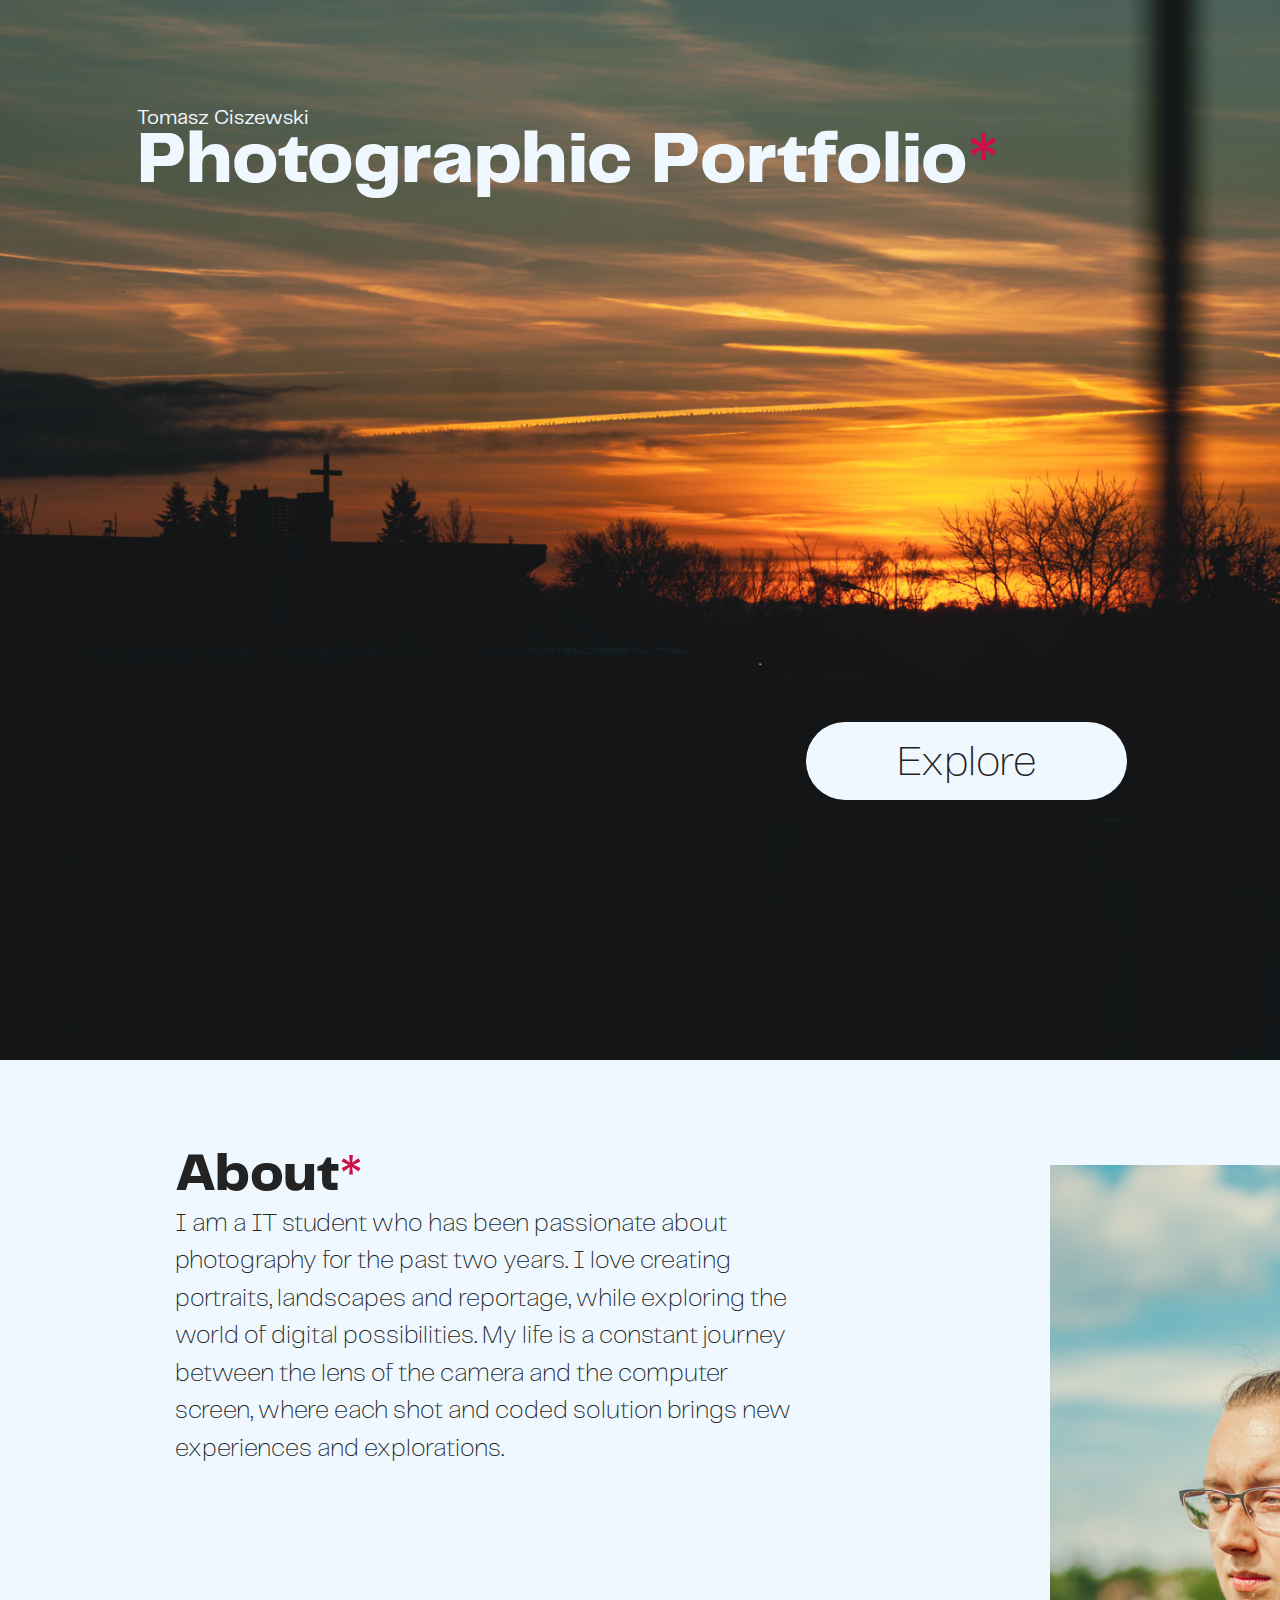
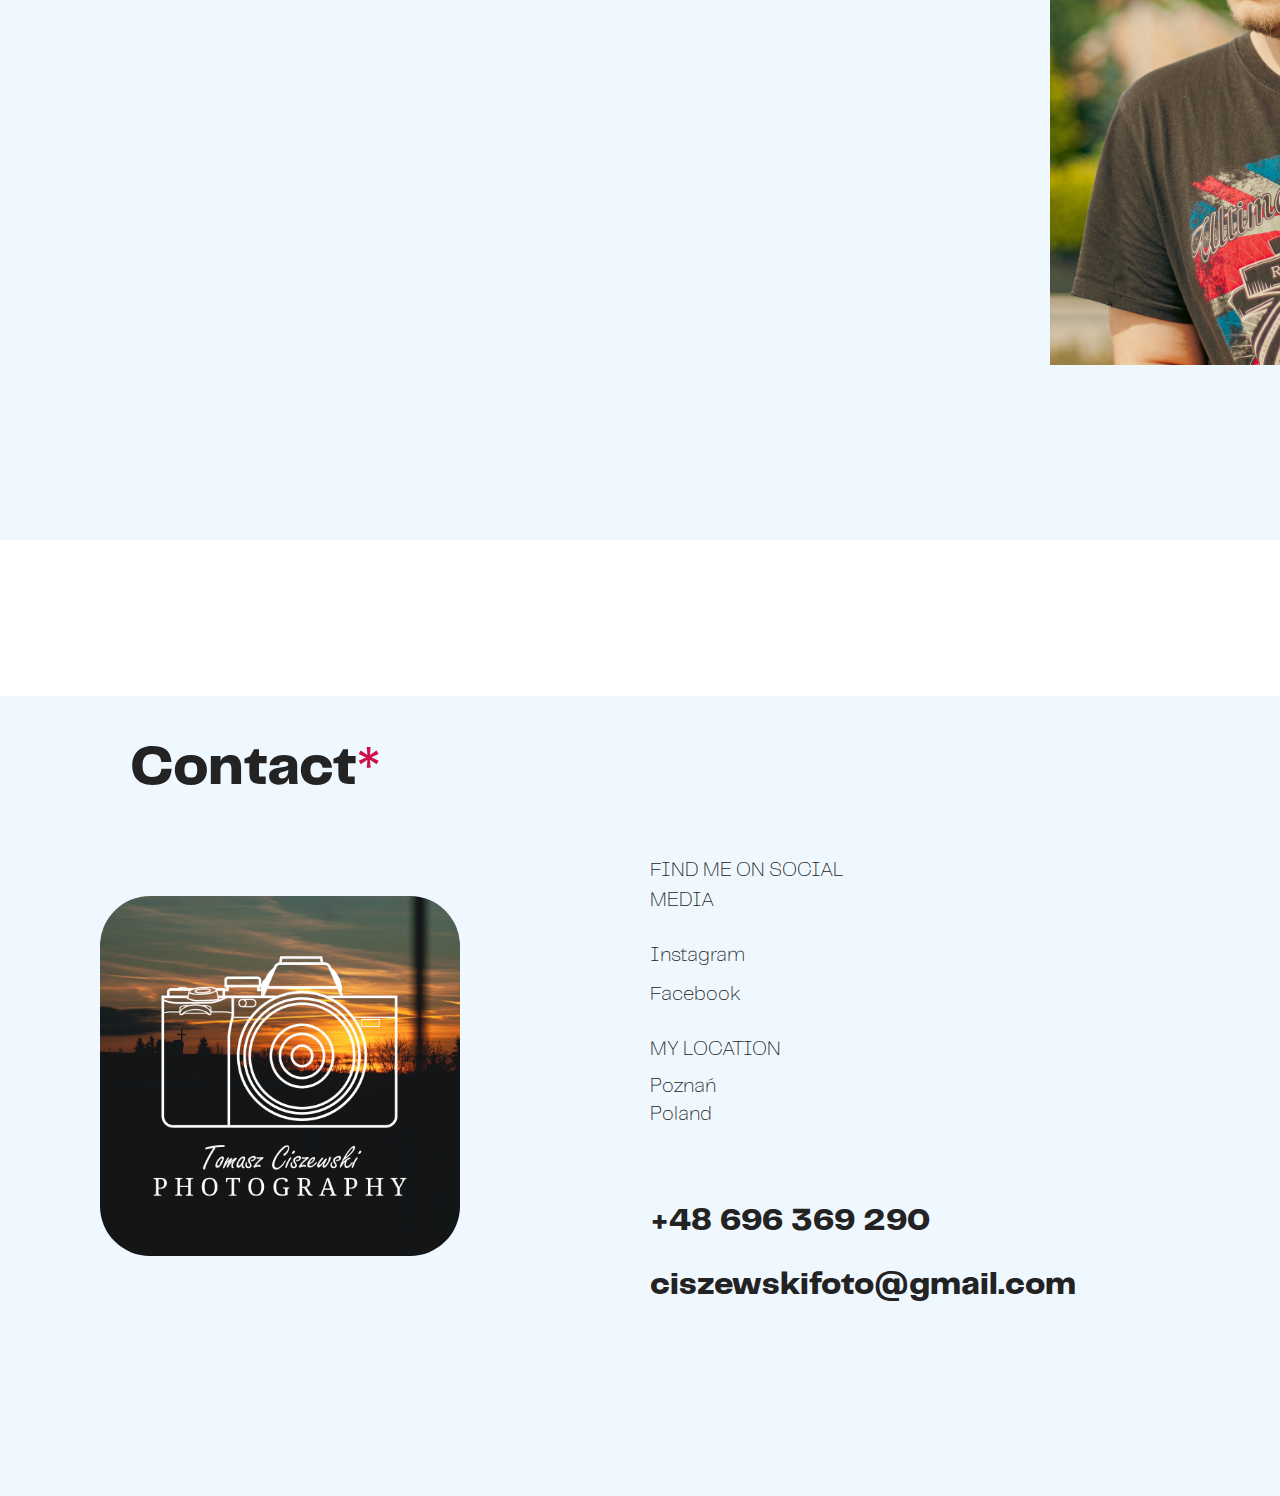
<file: index copy.html>
<!DOCTYPE html>
<html lang="en-EN">
<head>
    <meta charset="UTF-8">
    <meta name="viewport" content="width=device-width, initial-scale=1.0">
    <title>Ciszewski Foto i Film</title>
    <link rel="stylesheet" href="stylesheet.css">
    <link rel="icon" type="image/x-icon" href="src/logo.ico">
    <link href="https://cdn.jsdelivr.net/npm/bootstrap@5.3.3/dist/css/bootstrap.min.css" rel="stylesheet">
    <script src="https://cdn.jsdelivr.net/npm/bootstrap@5.3.3/dist/js/bootstrap.bundle.min.js"></script>
</head>
<body>
    <div class="kontener">
        <div class="page1" id="page1">
            <p class="name">Tomasz Ciszewski</p>
            <h1 class="portfolio">Photographic Portfolio<span style="color: #CF0F49;">*</span></h1>
            <div class="explore_button">
                <p class="exp_butt_text">
                    <a class="explore_text" href="#page2">Explore</a>
                </p>
            </div>
        </div>
        <div class="page2" id="page2">
            <div class="hiddentext">
                <p class="hidden_text">Strona będzie po Polsku</p>
            </div>
            <div class="profildiv">
                <img draggable="false" class="profiltomek" src="src/img/tomekprofil.jpg" alt="">
            </div>
            <p class="about_page2">About<span style="color: #CF0F49;">*</span></p>
            <p class="opis">I am a IT student who has been passionate about photography for the past two years. I love creating portraits, landscapes and reportage, while exploring the world of digital possibilities. My life is a constant journey between the lens of the camera and the computer screen, where each shot and coded solution brings new experiences and explorations.</p>
            <div class="work_button">
                <p class="work_butt_text">
                    <a class="work_text" href="work.html">Work</a>
                </p>
        </div>
        <div class="page5">
            <div class="logo">
                <img class="logo_img" draggable="false" src="src/img/logo.png" alt="">
            </div>
            <p class="contact_sign">Contact<span style="color: #CF0F49;">*</span></p>
            <div class="social">
                <p class="findme">FIND ME ON SOCIAL MEDIA</p>
                <div class="links">
                    <a class="iglink" target="_blank" href="https://www.instagram.com/ciszewskifotography/">Instagram</a><br>
                    <a class="fblink" target="_blank" href="https://www.facebook.com/CiszewskiFoto/">Facebook</a>
                </div>
            </div>
            <div class="mylocation">
                <p class="myloc">MY LOCATION</p>
                <p class="locdata">Poznań</p>
                <p class="locdata">Poland</p>
            </div>
            <div class="contact">
                <p class="number">+48 696 369 290</p>
                <p class="e-mail">ciszewskifoto@gmail.com</p>
            </div>
        </div>
    </div>
</body>
</html>
</file>
<file: stylesheet.css>
@font-face {
    font-family: Telegram;
    src: url(src/fonts/PPTelegraf-Regular.otf);
}

@font-face {
    font-family: TelegramB;
    src: url(src/fonts/PPTelegraf-UltraBold.otf);
}

@font-face {
    font-family: TelegramL;
    src: url(src/fonts/PPTelegraf-UltraLight.otf);
}

@keyframes rotate {
    from {rotate: -360deg;}
    to {rotate: 0deg;}
}

html {
    scroll-behavior: smooth;
}

.kontener {
    font-family: Telegram;
    user-select: none;
    max-width: 100%;
    height: auto;
}

.page1 {
    background-image: url(src/img/bgpage1.jpg);
    background-size: 100%;
    width: 1920px;
    height: 1080px;
    position: relative;
    top: -20px;
}

.name {
    font-family: Telegram;
    color: aliceblue;
    font-size: 20px;
    position: relative;
    top: 124px;
    left: 137px;
    width: 250px;
}

.portfolio {
    font-family: TelegramB;
    color: aliceblue;
    font-size: 73px;
    position: relative;
    top: 93px;
    left: 137px;
    width: 950px;
}

.explore_button {
    position: relative;
    width: 321px;
    height: 78px;
    background: aliceblue;
    font-family: TelegramL;
    font-size: 42px;
    text-align: center;
    border-radius: 50px;
    top: 600px;
    left: 42%;
    scroll-behavior: smooth;
    animation-name: rotate;
    animation-duration: 500ms;
    animation-delay: 300ms;
    .exp_butt_text {
        position: relative;
        top: 10px;
        user-select: none;
        .explore_text {
            text-decoration: none;
            color: rgb(35, 35, 35);
        }
    }
}

a {
    text-decoration: none;
    color: black;
}

.explore_button:hover {
    .explore_text {
        color: lightgrey;
        text-decoration: none;
    }
}

.page2 {
    background-color: aliceblue;
    width: 1920px;
    height: 1080px;
    position: relative;
    top: -20px;
}

.profildiv {
    position: relative;
    width: 540px;
    height: 800px;
    top: 105px;
    left: 1050px;
    transition: 400ms ease-in;
}

.profiltomek {
    position: relative;
    width: 540px;
    height: 800px;
    transition: 400ms ease-in-out;
}

.profildiv:active {
    .profiltomek {
        transform: translateX(200px);
    }
}

.hiddentext {
    position: absolute;
    width: 540px;
    height: 800px;
    top: 105px;
    left: 1050px;
}

.about_page2 {
    font-family: TelegramB;
    position: relative;
    color: rgb(35, 35, 35);
    top: -724px;
    left: 175px;
    font-size: 53px;
    width: 350px;
}

.opis {
    position: relative;
    width: 625px;
    height: 345px;
    font-size: 25px;
    font-family: TelegramL;
    top: -750px;
    left: 175px;
}

.page3 {
    background-color: rgb(35, 35, 35);
    width: 1920px;
    height: 1080px;
    position: relative;
    top: -60px;
}

.work_sign {
    font-family: TelegramB;
    font-size: 56px;
    color: aliceblue;
    position: relative;
    width: 200px;
    top: 75px;
    left: 90px;
}

.tram_img {
    width: 380px;
    height: auto;
    position: relative;
    left: 90px;
    top: 75px;
}

.tram_head {
    font-family: TelegramB;
    font-size: 17px;
    width: 400px;
    color: aliceblue;
    position: relative;
    left: 90px;
    top: 100px;
    text-align: center;
}

.tram_text {
    font-family: TelegramL;
    font-size: 20px;
    color: aliceblue;
    width: 400px;
    position: relative;
    top: 100px;
    left: 90px;
}

.salon {
    position: relative;
    left: -60px;
    height: 0;
}

.salon_img {
    width: 380px;
    height: auto;
    position: relative;
    left: 580px;
    top: -611px;
}

.salon_head {
    font-family: TelegramB;
    font-size: 17px;
    color: aliceblue;
    position: relative;
    width: 400px;
    top: -585px;
    left: 580px;
    text-align: center;
}

.salon_text {
    font-family: TelegramL;
    font-size: 20px;
    color: aliceblue;
    width: 400px;
    position: relative;
    top: -585px;
    left: 580px;
}

.plaza {
    position: relative;
    left: -120px;
    height: 0;
}

.plaza_img {
    width: 380px;
    height: auto;
    position: relative;
    left: 1070px;
    top: -610px;
}

.plaza_head {
    font-family: TelegramB;
    font-size: 17px;
    color: aliceblue;
    position: relative;
    width: 400px;
    top: -585px;
    left: 1070px;
    text-align: center;
}

.plaza_text {
    font-family: TelegramL;
    font-size: 20px;
    color: aliceblue;
    width: 400px;
    position: relative;
    top: -585px;
    left: 1100px;
}

.matport {
    position: relative;
    left: 310px;
    height: 0;
    width: 0;
}

.matport_img {
    width: 380px;
    height: auto;
    position: relative;
    left: 1070px;
    top: -610px;
}

.matport_head {
    font-family: TelegramB;
    font-size: 17px;
    color: aliceblue;
    position: relative;
    width: 400px;
    top: -585px;
    left: 1070px;
    text-align: center;
}

.matport_text {
    font-family: TelegramL;
    font-size: 20px;
    color: aliceblue;
    width: 400px;
    position: relative;
    top: -585px;
    left: 1100px;
}

.page4 {
    background-color: rgb(35, 35, 35);
    width: 1920px;
    height: 1080px;
    position: relative;
    top: -61px;
}

.mountain {
    position: relative;
    width: 380px;
    height: 700px;
    top: 75px;
    left: 110px;
}

.mountain_img {
    width: 380px;
    height: auto;
    position: relative;
}

.mountain_head {
    font-family: TelegramB;
    font-size: 17px;
    color: aliceblue;
    position: relative;
    width: 280px;
    text-align: center;
    left: 50px;
    top: 10px;
    margin-top: 14px;
    margin-bottom: 14px;
}

.mountain_text {
    font-family: TelegramL;
    font-size: 20px;
    color: aliceblue;
    width: 380px;
    position: relative;
    margin-top: 25px;
}

.makeup {
    position: relative;
    width: 380px;
    height: 700px;
    top: -625px;
    left: 540px;
}

.makeup_img {
    width: 380px;
    height: auto;
    position: relative;
}

.makeup_head {
    font-family: TelegramB;
    font-size: 17px;
    color: aliceblue;
    position: relative;
    width: 280px;
    text-align: center;
    left: 50px;
    top: 10px;
    margin-top: 14px;
    margin-bottom: 14px;
}

.makeup_text {
    font-family: TelegramL;
    font-size: 20px;
    color: aliceblue;
    width: 380px;
    position: relative;
    margin-top: 25px;
}

.newyorker {
    position: relative;
    width: 380px;
    height: 700px;
    top: -1325px;
    left: 970px;
}

.newyorker_img {
    width: 380px;
    height: auto;
    position: relative;
}

.newyorker_head {
    font-family: TelegramB;
    font-size: 17px;
    color: aliceblue;
    position: relative;
    width: 280px;
    text-align: center;
    left: 50px;
    top: 10px;
    margin-top: 14px;
    margin-bottom: 14px;
}

.newyorker_text {
    font-family: TelegramL;
    font-size: 20px;
    color: aliceblue;
    width: 380px;
    position: relative;
    margin-top: 25px;
}

.oldlady {
    position: relative;
    width: 380px;
    height: 700px;
    top: -2025px;
    left: 1400px;
}

.oldlady_img {
    width: 380px;
    height: auto;
    position: relative;
}

.oldlady_head {
    font-family: TelegramB;
    font-size: 17px;
    color: aliceblue;
    position: relative;
    width: 280px;
    text-align: center;
    left: 50px;
    top: 10px;
    margin-top: 14px;
    margin-bottom: 14px;
}

.oldlady_text {
    font-family: TelegramL;
    font-size: 20px;
    color: aliceblue;
    width: 380px;
    position: relative;
    margin-top: 25px;
}

.page5 {
    background-color: aliceblue;
    width: 1920px;
    height: 800px;
    position: relative;
    margin-bottom: 0px;
    margin-top: -61px;
}

.logo {
    position: relative;
    width: 360px;
    height: 360px;
    top: 200px;
    left: 100px;
}

.logo_img {
    width: 360px;
    height: auto;
    border-radius: 50px;
    position: relative;
}

.contact_sign {
    font-family: TelegramB;
    font-size: 56px;
    color: rgb(35, 35, 35);
    width: 380px;
    position: relative;
    left: 130px;
    top: -330px;
}

.social {
    width: 260px;
    height: auto;
    position: relative;
    left: 650px;
    top: -300px;
}

.iglink {
    font-family: TelegramL;
    font-size: 20px;
    color: rgb(35, 35, 35);
    transition: 300ms ease;
    line-height: 2.4;
    text-decoration: none;
}

.iglink:hover {
    font-family: TelegramL;
    font-size: 24px;
    color: gray;
    text-decoration: none;

}

.fblink {
    font-family: TelegramL;
    font-size: 20px;
    color: rgb(35, 35, 35);
    text-decoration: none;
    transition: 300ms ease;
}

.fblink:hover {
    font-family: TelegramL;
    font-size: 24px;
    color: gray;
    text-decoration: none;
}

.findme {
    font-family: TelegramL;
    font-size: 20px;
    color: rgb(35, 35, 35);
}

.mylocation {
    position: relative;
    left: 650px;
    top: -275px;
    width: 450px;
}

.myloc {
    font-family: TelegramL;
    font-size: 20px;
    color: rgb(35, 35, 35);
}

.locdata {
    font-family: TelegramL;
    font-size: 20px;
    color: rgb(35, 35, 35);
    line-height: 0.6;
}

.contact {
    position: relative;
    top: -215px;
    left: 650px;
    width: 450px;
}

.number {
    font-family: TelegramB;
    font-size: 32px;
    color: rgb(35, 35, 35);
}

.e-mail {
    font-family: TelegramB;
    font-size: 32px;
    color: rgb(35, 35, 35);
}
</file>
